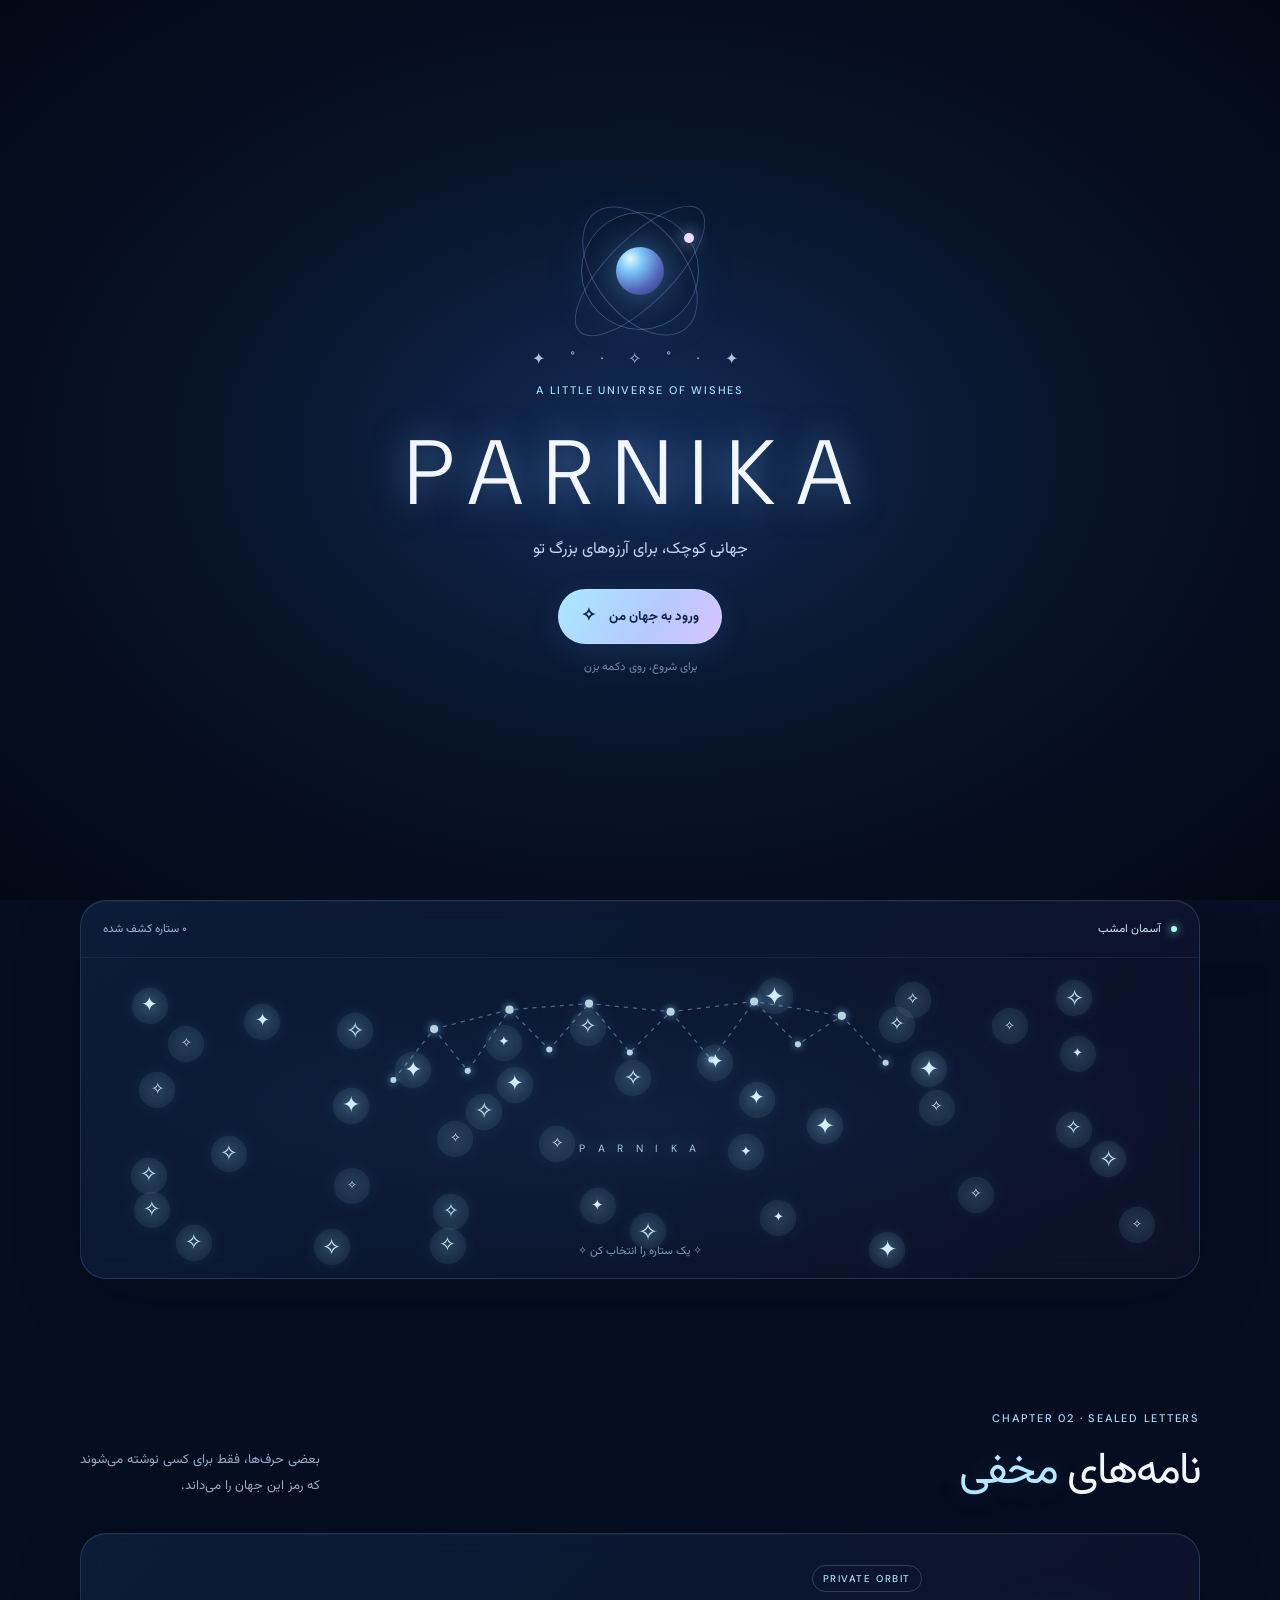
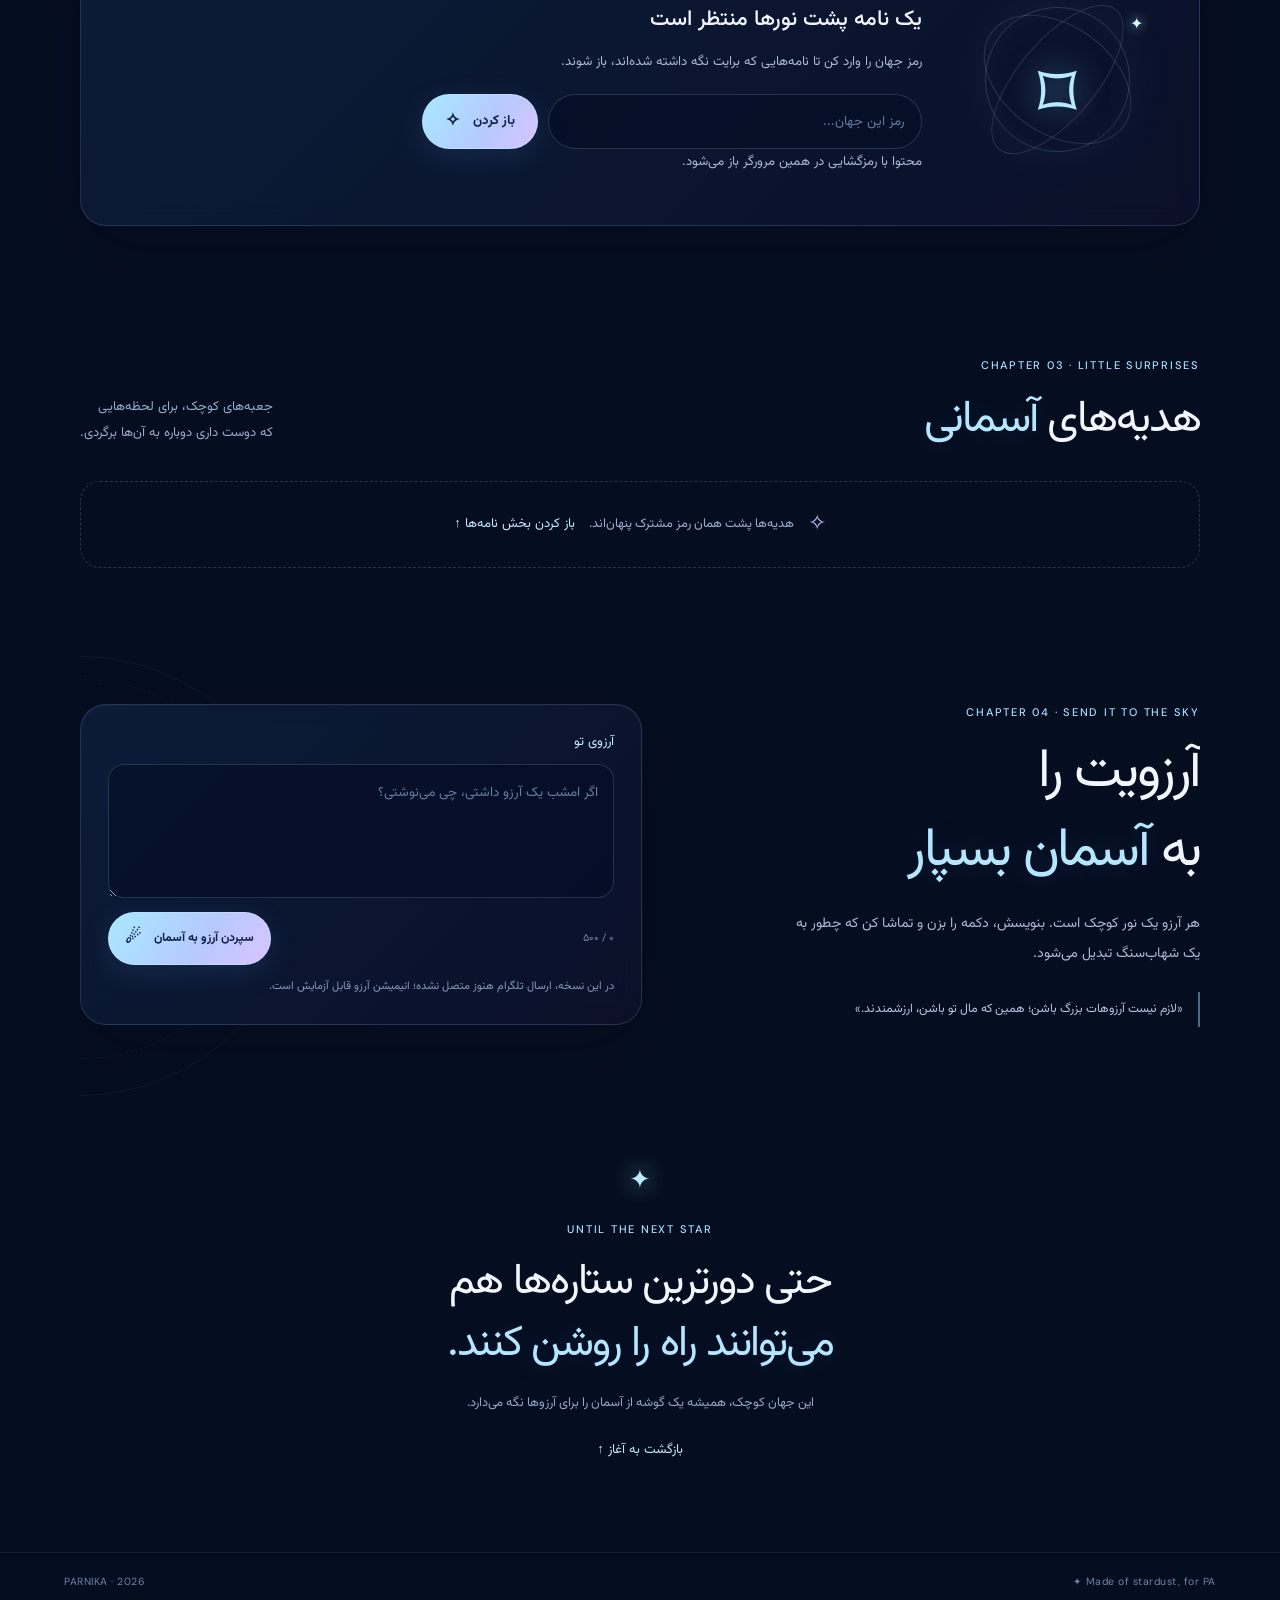
<file: index.html>
<!doctype html>
<html lang="fa" dir="rtl">
<head>
  <meta charset="utf-8">
  <meta name="viewport" content="width=device-width, initial-scale=1, viewport-fit=cover">
  <meta name="theme-color" content="#07152f">
  <meta name="description" content="PARNIKA — A Little Universe of Wishes">
  <title>PARNIKA — A Little Universe of Wishes</title>
  <link rel="stylesheet" href="css/style.css">
</head>
<body>
  <div class="ambient-glow glow-one"></div><div class="ambient-glow glow-two"></div>
  <canvas id="starfield" aria-hidden="true"></canvas>
  <div class="background-constellation" aria-hidden="true">
    <svg viewBox="0 0 1100 260" preserveAspectRatio="xMidYMid meet">
      <defs><filter id="constellationGlow"><feGaussianBlur stdDeviation="3" result="blur"/><feMerge><feMergeNode in="blur"/><feMergeNode in="SourceGraphic"/></feMerge></filter></defs>
      <text x="550" y="150" text-anchor="middle">PARNIKA</text>
      <path d="M155 167 L205 75 L250 167 L290 75 L335 167 L380 75 L425 167 L470 75 L515 167 L560 75 L605 167 L650 75 L695 167 L740 75 L785 167 L830 75 L875 167 L920 75 L965 167" />
      <g>
        <circle cx="155" cy="167" r="3"/><circle cx="205" cy="75" r="3"/><circle cx="250" cy="167" r="3"/>
        <circle cx="290" cy="75" r="3"/><circle cx="335" cy="167" r="3"/><circle cx="380" cy="75" r="3"/>
        <circle cx="425" cy="167" r="3"/><circle cx="470" cy="75" r="3"/><circle cx="515" cy="167" r="3"/>
        <circle cx="560" cy="75" r="3"/><circle cx="605" cy="167" r="3"/><circle cx="650" cy="75" r="3"/>
        <circle cx="695" cy="167" r="3"/><circle cx="740" cy="75" r="3"/><circle cx="785" cy="167" r="3"/>
        <circle cx="830" cy="75" r="3"/><circle cx="875" cy="167" r="3"/><circle cx="920" cy="75" r="3"/><circle cx="965" cy="167" r="3"/>
      </g>
    </svg>
  </div>
  <div class="nebula nebula-a"></div><div class="nebula nebula-b"></div>
  <div id="intro" class="intro-screen">
    <div class="intro-orbit"><span class="intro-planet"></span><span class="intro-moon"></span></div>
    <div class="intro-stars">✦ · ˚ ✧ · ˚ ✦</div>
    <p class="eyebrow">A LITTLE UNIVERSE OF WISHES</p>
    <h1>PARNIKA</h1>
    <p class="intro-copy">جهانی کوچک، برای آرزوهای بزرگ تو</p>
    <button id="enterBtn" class="primary-button">ورود به جهان من <span>✧</span></button>
    <p class="tiny-note">برای شروع، روی دکمه بزن</p>
  </div>

  <header class="site-header">
    <a class="brand" href="#home" aria-label="PARNIKA خانه"><span class="brand-star">✦</span><span>PARNIKA</span></a>
    <button class="menu-toggle" id="menuToggle" aria-label="باز کردن منو" aria-expanded="false">☰</button>
    <nav id="mainNav" class="main-nav">
      <a href="#sky">آسمان ستاره‌ها</a><a href="#letters">نامه‌های مخفی</a><a href="#gifts">هدیه‌ها</a><a href="#wishes">آرزوها</a>
    </nav>
    <button id="soundToggle" class="icon-button" aria-label="روشن یا خاموش کردن صدای محیط" title="صدای محیط">♫ <span id="soundLabel">صدا خاموش</span></button>
  </header>

  <main id="home">
    <section class="hero section-shell">
      <div class="hero-copy">
        <p class="eyebrow"><span class="status-dot"></span> یک جهان کوچک فقط برای تو</p>
        <h2>گاهی تمام جهان<br>در <em>یک ستاره</em> خلاصه می‌شود.</h2>
        <p>به آسمان نگاه کن، ستاره‌ای را لمس کن و بگذار یک جمله‌ی کوچک، روزت را روشن کند.</p>
        <div class="hero-actions"><a class="primary-button" href="#sky">رفتن به آسمان <span>✧</span></a><a class="text-link" href="#wishes">یک آرزو دارم <span>↙</span></a></div>
        <div class="hero-signature"><span class="signature-line"></span><span>برای PA، با تمام نورهای کوچک جهان</span></div>
      </div>
      <div class="hero-art" aria-label="تصویرسازی سیاره و ستاره‌ها">
        <div class="orbit orbit-outer"></div><div class="orbit orbit-inner"></div>
        <div class="hero-planet"><div class="planet-shine"></div><div class="planet-ring"></div></div>
        <span class="spark spark-1">✦</span><span class="spark spark-2">✧</span><span class="spark spark-3">✦</span>
        <div class="floating-label label-top">somewhere in the universe</div><div class="floating-label label-bottom">you are a little light</div>
      </div>
    </section>

    <section id="sky" class="content-section section-shell">
      <div class="section-heading"><div><p class="eyebrow">CHAPTER 01 · THE SKY</p><h2>آسمانِ <em>تو</em></h2></div><p>هر ستاره، یک حرف کوچک از امید است.<br>روی ستاره‌ها بزن و پیامشان را پیدا کن.</p></div>
      <div class="sky-panel">
        <div class="sky-topline"><span><i class="live-dot"></i> آسمان امشب</span><span id="starsFound">۰ ستاره کشف شده</span></div>
        <div id="interactiveSky" class="interactive-sky">
          <div class="constellation-wrap" aria-label="صورت فلکی PARNIKA">
            <svg class="constellation" viewBox="0 0 520 160" role="img" aria-label="صورت فلکی با نام PARNIKA">
              <g class="constellation-lines">
                <path d="M18 105 L58 55 L91 96 L132 36 L171 75 L210 30 L250 78 L290 38 L330 85 L372 28 L415 70 L458 42 L501 88"/>
                <path d="M58 55 L132 36 L210 30 L290 38 L372 28 L458 42"/>
              </g>
              <g class="constellation-points"><circle cx="18" cy="105" r="3"/><circle cx="58" cy="55" r="4"/><circle cx="91" cy="96" r="3"/><circle cx="132" cy="36" r="4"/><circle cx="171" cy="75" r="3"/><circle cx="210" cy="30" r="4"/><circle cx="250" cy="78" r="3"/><circle cx="290" cy="38" r="4"/><circle cx="330" cy="85" r="3"/><circle cx="372" cy="28" r="4"/><circle cx="415" cy="70" r="3"/><circle cx="458" cy="42" r="4"/><circle cx="501" cy="88" r="3"/></g>
            </svg>
            <div class="constellation-name">P A R N I K A</div>
          </div>
          <div id="starButtons" class="star-buttons" aria-label="ستاره‌های قابل لمس"></div>
          <div class="sky-hint">✧ یک ستاره را انتخاب کن ✧</div>
        </div>
      </div>
    </section>

    <section id="letters" class="content-section section-shell">
      <div class="section-heading"><div><p class="eyebrow">CHAPTER 02 · SEALED LETTERS</p><h2>نامه‌های <em>مخفی</em></h2></div><p>بعضی حرف‌ها، فقط برای کسی نوشته می‌شوند<br>که رمز این جهان را می‌داند.</p></div>
      <div class="locked-card">
        <div class="lock-illustration"><div class="lock-halo"></div><div class="lock-symbol">⌑</div><span class="lock-star">✦</span></div>
        <div class="locked-copy"><span class="pill">PRIVATE ORBIT</span><h3>یک نامه پشت نورها منتظر است</h3><p>رمز جهان را وارد کن تا نامه‌هایی که برایت نگه داشته شده‌اند، باز شوند.</p>
          <form id="unlockForm" class="unlock-form"><label class="sr-only" for="passphrase">رمز مشترک</label><input id="passphrase" type="password" autocomplete="current-password" placeholder="رمز این جهان..." required><button class="primary-button" type="submit">باز کردن <span>✧</span></button></form>
          <p id="unlockStatus" class="form-status" role="status">محتوا با رمزگشایی در همین مرورگر باز می‌شود.</p>
        </div>
      </div>
      <div id="lettersGrid" class="letters-grid hidden"></div>
    </section>

    <section id="gifts" class="content-section section-shell">
      <div class="section-heading"><div><p class="eyebrow">CHAPTER 03 · LITTLE SURPRISES</p><h2>هدیه‌های <em>آسمانی</em></h2></div><p>جعبه‌های کوچک، برای لحظه‌هایی<br>که دوست داری دوباره به آن‌ها برگردی.</p></div>
      <div id="giftsLocked" class="gifts-locked"><span class="tiny-lock">✧</span><span>هدیه‌ها پشت همان رمز مشترک پنهان‌اند.</span><a href="#letters" class="text-link">باز کردن بخش نامه‌ها ↑</a></div>
      <div id="giftsGrid" class="gifts-grid hidden"></div>
    </section>

    <section id="wishes" class="content-section section-shell wishes-section">
      <div class="wish-orbit orbit-one"></div><div class="wish-orbit orbit-two"></div>
      <div class="wish-copy"><p class="eyebrow">CHAPTER 04 · SEND IT TO THE SKY</p><h2>آرزویت را<br>به <em>آسمان بسپار</em></h2><p>هر آرزو یک نور کوچک است. بنویسش، دکمه را بزن و تماشا کن که چطور به یک شهاب‌سنگ تبدیل می‌شود.</p><div class="wish-note">«لازم نیست آرزوهات بزرگ باشن؛ همین که مال تو باشن، ارزشمندند.»</div></div>
      <form id="wishForm" class="wish-form"><label for="wishText">آرزوی تو</label><textarea id="wishText" maxlength="500" rows="4" placeholder="اگر امشب یک آرزو داشتی، چی می‌نوشتی؟" required></textarea><div class="wish-form-bottom"><span id="wishCount">۰ / ۵۰۰</span><button class="primary-button" type="submit">سپردن آرزو به آسمان <span>☄</span></button></div><p id="wishStatus" class="form-status" role="status">در این نسخه، ارسال تلگرام هنوز متصل نشده؛ انیمیشن آرزو قابل آزمایش است.</p></form>
      <div id="shootingStar" class="shooting-star" aria-hidden="true"><span></span></div>
    </section>

    <section class="closing section-shell"><div class="closing-star">✦</div><p class="eyebrow">UNTIL THE NEXT STAR</p><h2>حتی دورترین ستاره‌ها هم<br><em>می‌توانند راه را روشن کنند.</em></h2><p>این جهان کوچک، همیشه یک گوشه از آسمان را برای آرزوها نگه می‌دارد.</p><a href="#home" class="text-link">بازگشت به آغاز ↑</a></section>
  </main>

  <footer class="site-footer"><span>Made of stardust, for PA ✦</span><span>PARNIKA · <span id="year"></span></span></footer>

  <div id="messageModal" class="modal hidden" role="dialog" aria-modal="true" aria-labelledby="modalTitle"><div class="modal-backdrop" data-close="modal"></div><div class="modal-card"><button class="modal-close" data-close="modal" aria-label="بستن">×</button><span class="modal-star">✦</span><p class="eyebrow" id="modalEyebrow">A LITTLE MESSAGE</p><h3 id="modalTitle">یک پیام برای تو</h3><p id="modalBody"></p><button class="text-link modal-ok" data-close="modal">این نور را نگه می‌دارم ✧</button></div></div>
  <div id="giftModal" class="modal hidden" role="dialog" aria-modal="true" aria-labelledby="giftModalTitle"><div class="modal-backdrop" data-close="gift-modal"></div><div class="modal-card gift-modal-card"><button class="modal-close" data-close="gift-modal" aria-label="بستن">×</button><div id="giftModalArt" class="gift-modal-art">🎁</div><p class="eyebrow">A LITTLE GIFT FOR YOU</p><h3 id="giftModalTitle"></h3><p id="giftModalDesc"></p><div class="gift-letter"><span>نامه‌ی داخل هدیه</span><p id="giftModalLetter"></p></div><button class="text-link modal-ok" data-close="gift-modal">با خودم نگهش می‌دارم ✧</button></div></div>
  <script src="js/app.js"></script>
</body>
</html>
</file>
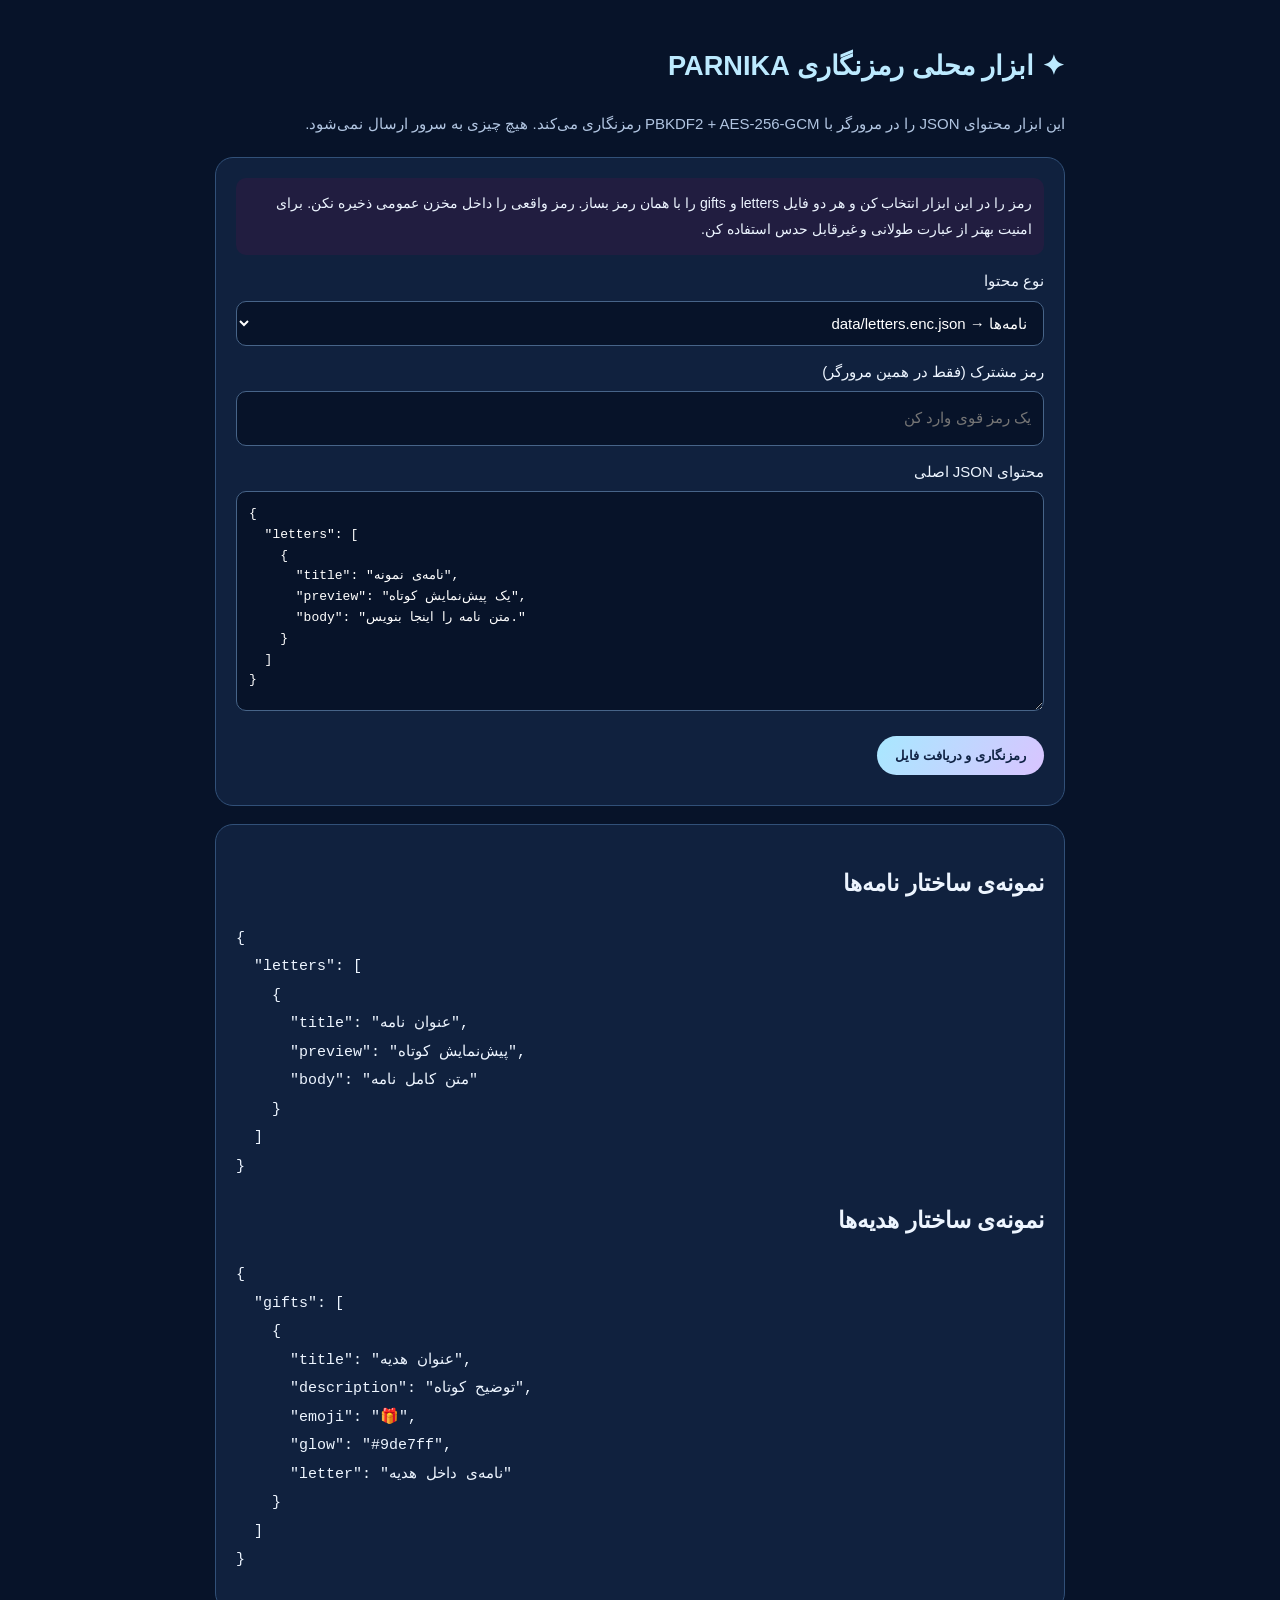
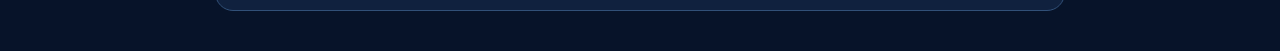
<file: tools/encrypt.html>
<!doctype html>
<html lang="fa" dir="rtl">
<head>
<meta charset="utf-8"><meta name="viewport" content="width=device-width,initial-scale=1">
<title>ابزار محلی رمزنگاری PARNIKA</title>
<style>
*{box-sizing:border-box}body{margin:0;background:#071329;color:#edf5ff;font:15px/1.9 Tahoma,Arial,sans-serif;padding:22px}.wrap{max-width:850px;margin:auto}h1{font-size:1.7rem;color:#bceaff}p{color:#b1c5e1}.card{background:#10213e;border:1px solid #315078;border-radius:18px;padding:20px;margin:18px 0}label{display:block;margin:12px 0 5px}input,textarea,select{width:100%;padding:12px;border:1px solid #476488;border-radius:10px;background:#071329;color:white;font:inherit}textarea{min-height:220px;direction:ltr;text-align:left;font:13px/1.6 monospace}button{padding:12px 18px;border:0;border-radius:30px;background:linear-gradient(120deg,#a8e8ff,#d9c4ff);color:#102345;font-weight:bold;cursor:pointer;margin-top:15px}.note{font-size:.88rem;background:#211d40;padding:12px;border-radius:10px}.status{margin-top:10px;white-space:pre-wrap}.row{display:grid;grid-template-columns:1fr 1fr;gap:15px}@media(max-width:600px){.row{grid-template-columns:1fr}body{padding:14px}}
</style>
</head>
<body><main class="wrap">
<h1>✦ ابزار محلی رمزنگاری PARNIKA</h1>
<p>این ابزار محتوای JSON را در مرورگر با PBKDF2 + AES-256-GCM رمزنگاری می‌کند. هیچ چیزی به سرور ارسال نمی‌شود.</p>
<div class="card">
<div class="note">رمز را در این ابزار انتخاب کن و هر دو فایل letters و gifts را با همان رمز بساز. رمز واقعی را داخل مخزن عمومی ذخیره نکن. برای امنیت بهتر از عبارت طولانی و غیرقابل حدس استفاده کن.</div>
<label for="kind">نوع محتوا</label><select id="kind"><option value="letters">نامه‌ها → data/letters.enc.json</option><option value="gifts">هدیه‌ها → data/gifts.enc.json</option></select>
<label for="pass">رمز مشترک (فقط در همین مرورگر)</label><input id="pass" type="password" autocomplete="new-password" placeholder="یک رمز قوی وارد کن">
<label for="json">محتوای JSON اصلی</label><textarea id="json" spellcheck="false"></textarea>
<button id="encrypt">رمزنگاری و دریافت فایل</button><div id="status" class="status" role="status"></div>
</div>
<div class="card"><h2>نمونه‌ی ساختار نامه‌ها</h2><pre dir="ltr">{
  "letters": [
    {
      "title": "عنوان نامه",
      "preview": "پیش‌نمایش کوتاه",
      "body": "متن کامل نامه"
    }
  ]
}</pre><h2>نمونه‌ی ساختار هدیه‌ها</h2><pre dir="ltr">{
  "gifts": [
    {
      "title": "عنوان هدیه",
      "description": "توضیح کوتاه",
      "emoji": "🎁",
      "glow": "#9de7ff",
      "letter": "نامه‌ی داخل هدیه"
    }
  ]
}</pre></div>
</main>
<script>
const $=s=>document.querySelector(s);
const samples={
 letters:{letters:[{title:"نامه‌ی نمونه",preview:"یک پیش‌نمایش کوتاه",body:"متن نامه را اینجا بنویس."}]},
 gifts:{gifts:[{title:"هدیه‌ی نمونه",description:"توضیح کوتاه",emoji:"🎁",glow:"#9de7ff",letter:"نامه‌ی داخل هدیه"}]}
};
function setSample(){ $("#json").value=JSON.stringify(samples[$("#kind").value],null,2); }
$("#kind").addEventListener("change",setSample);setSample();
const b64=bytes=>{let s="";bytes.forEach(b=>s+=String.fromCharCode(b));return btoa(s)};
$("#encrypt").addEventListener("click",async()=>{
 const status=$("#status");status.textContent="";
 try{
  if(!crypto.subtle)throw new Error("Web Crypto در این مرورگر فعال نیست؛ صفحه را روی localhost یا GitHub Pages باز کن.");
  const pass=$("#pass").value;if(pass.length<12)throw new Error("برای امنیت بهتر، رمز را حداقل ۱۲ نویسه انتخاب کن.");
  const obj=JSON.parse($("#json").value);
  const keyName=$("#kind").value;
  if(!Array.isArray(obj[keyName]))throw new Error(`ساختار JSON باید شامل آرایه‌ی ${keyName} باشد.`);
  const iterations=250000,salt=crypto.getRandomValues(new Uint8Array(16)),iv=crypto.getRandomValues(new Uint8Array(12));
  const material=await crypto.subtle.importKey("raw",new TextEncoder().encode(pass),"PBKDF2",false,["deriveKey"]);
  const key=await crypto.subtle.deriveKey({name:"PBKDF2",salt,iterations,hash:"SHA-256"},material,{name:"AES-GCM",length:256},false,["encrypt"]);
  const cipher=await crypto.subtle.encrypt({name:"AES-GCM",iv},key,new TextEncoder().encode(JSON.stringify(obj)));
  const payload={version:1,kdf:"PBKDF2-SHA-256",iterations,salt:b64(salt),iv:b64(iv),ciphertext:b64(new Uint8Array(cipher))};
  const blob=new Blob([JSON.stringify(payload,null,2)],{type:"application/json"});
  const url=URL.createObjectURL(blob),a=document.createElement("a");a.href=url;a.download=keyName+".enc.json";a.click();URL.revokeObjectURL(url);
  status.textContent="فایل رمزنگاری‌شده ساخته شد. آن را جایگزین data/"+keyName+".enc.json کن و برای هر دو فایل از یک رمز استفاده کن.";
 }catch(e){status.textContent="خطا: "+e.message;}
});
</script></body></html>
</file>
<file: css/style.css>
@import url('https://fonts.googleapis.com/css2?family=Vazirmatn:wght@300;400;500;600;700;800&family=DM+Sans:wght@300;400;500;600&display=swap');
:root{--night:#050d20;--deep:#08162e;--panel:rgba(13,31,61,.67);--line:rgba(167,211,255,.16);--text:#f1f6ff;--muted:#a8bad6;--cyan:#a4e7ff;--blue:#7abfff;--lav:#c5baff;--pink:#e1c7ff;--gold:#fff1c7;--radius:26px}
*{box-sizing:border-box}html{scroll-behavior:smooth;scroll-padding-top:95px}body{margin:0;background:var(--night);color:var(--text);font-family:"Vazirmatn",Tahoma,sans-serif;overflow-x:hidden;min-width:320px}body::before{content:"";position:fixed;inset:0;z-index:-4;background:radial-gradient(ellipse at 14% 18%,#132a54 0,transparent 34%),radial-gradient(ellipse at 85% 58%,#1b1b4b 0,transparent 35%),linear-gradient(160deg,#07152d,#080d23 55%,#101333)}a{color:inherit;text-decoration:none}button,input,textarea{font:inherit}button,a{-webkit-tap-highlight-color:transparent}button{color:inherit}#starfield{position:fixed;inset:0;width:100%;height:100%;z-index:-2;pointer-events:none}
.background-constellation{position:fixed;z-index:-1;pointer-events:none;left:0;right:0;top:23%;width:100%;opacity:.14;transform:rotate(-7deg);mix-blend-mode:screen}
.background-constellation svg{display:block;width:min(1100px,115vw);height:auto;margin:auto;overflow:visible}
.background-constellation text{font:300 105px "DM Sans",sans-serif;letter-spacing:22px;fill:none;stroke:#a8e7ff;stroke-width:1.2;stroke-dasharray:1 7;filter:url(#constellationGlow)}
.background-constellation path{fill:none;stroke:#a8e7ff;stroke-width:1;stroke-dasharray:2 8;opacity:.6}
.background-constellation circle{fill:#d8f5ff;filter:drop-shadow(0 0 5px #80d8ff)}.ambient-glow{position:fixed;width:40vw;height:40vw;filter:blur(85px);border-radius:50%;opacity:.12;z-index:-3;pointer-events:none}.glow-one{background:#48aaff;top:5%;left:-18%}.glow-two{background:#8b6dff;right:-15%;bottom:5%}.nebula{position:fixed;z-index:-3;pointer-events:none;border-radius:50%;filter:blur(32px);opacity:.16}.nebula-a{width:260px;height:120px;top:24%;right:-100px;background:#52baff;transform:rotate(-28deg)}.nebula-b{width:300px;height:140px;bottom:15%;left:-130px;background:#8c78ff;transform:rotate(38deg)}
.intro-screen{position:fixed;inset:0;z-index:100;display:flex;flex-direction:column;align-items:center;justify-content:center;text-align:center;background:radial-gradient(ellipse at center,#122a54 0,#071329 48%,#030815 100%);padding:24px;transition:opacity 1s ease,visibility 1s ease}.intro-screen.leaving{opacity:0;visibility:hidden;pointer-events:none}.intro-screen h1{font:300 clamp(2.8rem,10vw,5.7rem)/1.1 "DM Sans",sans-serif;letter-spacing:.24em;margin:10px 0 14px;text-shadow:0 0 35px #7dbfff88}.intro-copy{color:#c4d7f5;font-size:1rem;margin:0 0 27px}.eyebrow{font:500 .69rem/1.7 "DM Sans","Vazirmatn",sans-serif;letter-spacing:.16em;color:#a9dfff;text-transform:uppercase;margin:0 0 13px}.intro-stars{color:#d9eaff;letter-spacing:.65em;opacity:.8;margin:18px 0 8px;animation:twinkle 3s infinite alternate}.intro-orbit{width:118px;height:118px;border:1px solid #8dcfff4c;border-radius:50%;position:relative;animation:slowspin 12s linear infinite;box-shadow:0 0 48px #5bb8ff12}.intro-orbit:before,.intro-orbit:after{content:"";position:absolute;border:1px solid #b8aaff48;border-radius:50%;inset:13px -16px;transform:rotate(52deg)}.intro-orbit:after{inset:25px -28px;transform:rotate(-45deg)}.intro-planet{position:absolute;width:48px;height:48px;border-radius:50%;left:34px;top:34px;background:radial-gradient(circle at 30% 25%,#e2f8ff,#7cc8f9 25%,#5367bb 63%,#302f73);box-shadow:0 0 35px #77caff75}.intro-moon{position:absolute;width:10px;height:10px;right:4px;top:20px;background:#e8e0ff;border-radius:50%;box-shadow:0 0 15px #b4caff}.tiny-note{font-size:.72rem;color:#758bad;margin-top:14px}
.site-header{position:sticky;top:0;z-index:30;display:flex;align-items:center;justify-content:space-between;gap:22px;padding:15px clamp(18px,5vw,72px);border-bottom:1px solid #a6cfff16;background:#071329c9;backdrop-filter:blur(20px);-webkit-backdrop-filter:blur(20px)}.brand{display:flex;align-items:center;gap:9px;font:500 .9rem "DM Sans",sans-serif;letter-spacing:.2em;white-space:nowrap}.brand-star{color:var(--cyan);font-size:1.4rem;text-shadow:0 0 15px #6bc9ff}.main-nav{display:flex;align-items:center;gap:clamp(13px,2.4vw,32px);font-size:.78rem;color:#bdcce3}.main-nav a{transition:color .2s}.main-nav a:hover{color:var(--cyan)}.icon-button,.menu-toggle{border:1px solid var(--line);border-radius:100px;background:#12264888;padding:9px 13px;cursor:pointer;color:#cdeaff;font-size:.76rem;white-space:nowrap}.menu-toggle{display:none}
.section-shell{width:min(1120px,calc(100% - 44px));margin-inline:auto}.hero{min-height:620px;display:grid;grid-template-columns:1.05fr .95fr;align-items:center;gap:30px;padding-top:55px;padding-bottom:50px}.hero-copy{max-width:550px}.hero-copy h2,.section-heading h2,.wish-copy h2,.closing h2{font-size:clamp(2.15rem,5vw,4.2rem);font-weight:400;line-height:1.45;margin:0 0 18px;letter-spacing:-.045em}.hero-copy h2 em,.section-heading h2 em,.wish-copy h2 em,.closing h2 em{font-style:normal;color:#b4e7ff;text-shadow:0 0 30px #83caff2b}.hero-copy>p:not(.eyebrow){font-size:.95rem;line-height:2.1;color:var(--muted);max-width:430px;margin:0}.status-dot,.live-dot{display:inline-block;width:6px;height:6px;border-radius:50%;background:#a6ffec;box-shadow:0 0 10px #a6ffec;margin-left:7px}.hero-actions{display:flex;align-items:center;gap:22px;flex-wrap:wrap;margin-top:28px}.primary-button{display:inline-flex;align-items:center;justify-content:center;gap:13px;border:1px solid #c5eaff77;background:linear-gradient(120deg,#a8e8ff,#b6c9ff 58%,#d9c4ff);color:#102345;border-radius:100px;padding:13px 22px;box-shadow:0 8px 30px #5caaff20;cursor:pointer;font-weight:700;font-size:.82rem;transition:transform .25s,box-shadow .25s}.primary-button:hover{transform:translateY(-2px);box-shadow:0 10px 36px #7acaff3b}.primary-button span{font-size:1.1rem}.text-link{font-size:.82rem;color:#c4eaff;display:inline-flex;gap:8px;align-items:center;background:none;border:0;cursor:pointer}.text-link:hover{color:white}.hero-signature{display:flex;align-items:center;gap:12px;color:#7f96b7;font-size:.72rem;margin-top:42px}.signature-line{width:38px;height:1px;background:#a4dfff7a}
.hero-art{height:450px;position:relative;display:grid;place-items:center;isolation:isolate}.hero-art:before{content:"";position:absolute;width:300px;height:300px;border-radius:50%;background:#5b8fff1a;filter:blur(45px)}.hero-planet{width:190px;height:190px;border-radius:50%;position:relative;z-index:2;background:radial-gradient(circle at 28% 22%,#e4faff 0,#a9e9ff 7%,#6da9eb 28%,#5968c2 54%,#302b71 75%,#181d50 100%);box-shadow:inset -25px -18px 42px #090e32a6,0 0 50px #6ec8ff45,0 0 110px #6f8bff22;animation:float 6s ease-in-out infinite}.hero-planet:before{content:"";position:absolute;inset:24% 5% 33% -9%;border-radius:50%;background:#d0f5ff1c;transform:rotate(-27deg);filter:blur(5px)}.planet-shine{position:absolute;left:30px;top:25px;width:38px;height:23px;border-radius:50%;background:#effcff66;filter:blur(9px)}.planet-ring{position:absolute;width:285px;height:78px;border:2px solid #c3d5ff99;border-left-color:#9edfff;border-bottom-color:#8d9dff4a;border-radius:50%;top:65px;left:-49px;transform:rotate(-24deg);box-shadow:0 0 15px #7cbfff29;z-index:3}.orbit{position:absolute;border:1px solid #9ccaff25;border-radius:50%;width:300px;height:300px}.orbit-outer{width:365px;height:365px;transform:rotate(58deg)}.orbit-inner{width:255px;height:255px;transform:rotate(-35deg);border-style:dashed;opacity:.6}.spark{position:absolute;color:#e0f7ff;text-shadow:0 0 20px #b6eaff;z-index:4;animation:twinkle 2.4s ease-in-out infinite alternate}.spark-1{top:65px;left:15%}.spark-2{top:130px;right:13%;font-size:1.7rem;animation-delay:.7s}.spark-3{bottom:85px;right:23%;animation-delay:1.1s}.floating-label{position:absolute;font:400 .62rem "DM Sans",sans-serif;letter-spacing:.1em;color:#8aa6cc}.label-top{top:40px;right:0}.label-bottom{bottom:37px;left:5px}
.content-section{padding-top:65px;padding-bottom:65px}.section-heading{display:flex;align-items:end;justify-content:space-between;gap:25px;margin-bottom:28px}.section-heading h2{font-size:clamp(1.8rem,4vw,2.8rem);margin:0}.section-heading>p{font-size:.82rem;line-height:2;color:#98accb;margin:0 0 6px}.sky-panel,.locked-card,.wish-form{border:1px solid var(--line);border-radius:var(--radius);background:linear-gradient(135deg,#0e2242b8,#10132d99);box-shadow:inset 0 1px #ffffff08,0 20px 70px #01081730;backdrop-filter:blur(12px)}.sky-topline{display:flex;justify-content:space-between;padding:19px 22px;border-bottom:1px solid #b8d8ff13;font-size:.73rem;color:#9fb5d5}.sky-topline span:first-child{color:#cdeaff}.interactive-sky{position:relative;min-height:320px;overflow:hidden;background:radial-gradient(ellipse at center,#17335c52,transparent 70%);border-radius:0 0 var(--radius) var(--radius)}.constellation-wrap{width:min(530px,90%);margin:15px auto 0;text-align:center;opacity:.85}.constellation{width:100%;overflow:visible}.constellation-lines{fill:none;stroke:#a4dfff7d;stroke-width:1.2;stroke-dasharray:4 5;animation:lineglow 5s infinite alternate}.constellation-points{fill:#d9f4ff;filter:drop-shadow(0 0 4px #86d7ff)}.constellation-name{font:400 .66rem "DM Sans",sans-serif;letter-spacing:.45em;color:#c3eaff;text-shadow:0 0 18px #8acfff;margin-top:-3px}.star-buttons{position:absolute;inset:0}.sky-star{position:absolute;display:grid;place-items:center;width:34px;height:34px;border:0;background:transparent;color:#d7edff;font-size:calc(1rem * var(--size,1));cursor:pointer;filter:drop-shadow(0 0 8px #8fdcff);animation:twinkle var(--dur,2.8s) ease-in-out infinite alternate;transition:transform .2s,color .2s}.sky-star:after{content:"";position:absolute;inset:3px;border-radius:50%;background:#b5eaff12;transform:scale(1.3)}.sky-star:hover,.sky-star:focus-visible{transform:scale(1.65);color:white;outline:none}.sky-star.found{color:#ffe7b2;filter:drop-shadow(0 0 10px #ffdfa0)}.sky-hint{position:absolute;bottom:18px;left:0;right:0;text-align:center;color:#7f9bbd;font-size:.7rem;pointer-events:none}
.locked-card{display:grid;grid-template-columns:220px 1fr;gap:25px;align-items:center;padding:32px}.lock-illustration{height:180px;display:grid;place-items:center;position:relative}.lock-halo{width:145px;height:145px;border:1px solid #9fd8ff33;border-radius:50%;box-shadow:0 0 50px #75bfff13,inset 0 0 35px #77bfff0a;position:absolute}.lock-halo:before,.lock-halo:after{content:"";position:absolute;inset:17px -10px;border:1px solid #c4b7ff2b;border-radius:50%;transform:rotate(35deg)}.lock-halo:after{transform:rotate(-50deg);inset:32px -20px}.lock-symbol{font-size:4.8rem;color:#b7e9ff;text-shadow:0 0 30px #72c7ff9c;z-index:1;transform:rotate(180deg)}.lock-star{position:absolute;right:24px;top:23px;color:#e0f8ff;text-shadow:0 0 12px #a7ddff}.locked-copy h3{font-size:1.35rem;font-weight:500;margin:12px 0}.locked-copy>p{font-size:.82rem;color:var(--muted);line-height:2;margin:0 0 18px}.pill{font:500 .61rem "DM Sans",sans-serif;letter-spacing:.16em;border:1px solid #9fdcff36;padding:6px 10px;border-radius:100px;color:#b9e7ff}.unlock-form{display:flex;gap:10px;max-width:500px}.unlock-form input{min-width:0;flex:1;background:#050f25b8;border:1px solid #b5dfff2c;border-radius:100px;padding:12px 16px;color:white;outline:none;font-size:.83rem}.unlock-form input:focus,.wish-form textarea:focus{border-color:#a9e3ff8a;box-shadow:0 0 0 3px #82caff12}.unlock-form input::placeholder,.wish-form textarea::placeholder{color:#647da2}.form-status{font-size:.7rem;color:#829bbd;line-height:1.8;margin:12px 0 0}.form-status.error{color:#ffb8ce}.form-status.success{color:#a9f4dd}.letters-grid{display:grid;grid-template-columns:repeat(3,1fr);gap:14px;margin-top:18px}.letter-card{padding:23px;border-radius:20px;border:1px solid #b6dfff21;background:linear-gradient(145deg,#162c50b8,#10152fba);min-height:170px;cursor:pointer;transition:transform .25s,border-color .25s}.letter-card:hover{transform:translateY(-4px);border-color:#a4dfff6b}.letter-icon{font-size:1.3rem;color:#bfeaff}.letter-card h4{font-size:1rem;font-weight:500;margin:13px 0 8px}.letter-card p{font-size:.76rem;line-height:1.9;color:#9db0cc;margin:0}.gifts-locked{display:flex;align-items:center;justify-content:center;gap:14px;flex-wrap:wrap;border:1px dashed #a7dfff32;border-radius:20px;padding:25px;color:#9bb0ce;font-size:.8rem}.tiny-lock{color:#c5baff;font-size:1.4rem}.gifts-grid{display:grid;grid-template-columns:repeat(3,1fr);gap:16px}.gift-card{position:relative;min-height:245px;border-radius:23px;padding:20px;border:1px solid #c2dfff20;background:linear-gradient(150deg,#172d52b8,#10132bb8);overflow:hidden;cursor:pointer;transition:transform .25s,border-color .25s}.gift-card:hover{transform:translateY(-5px);border-color:#b4e7ff72}.gift-card:before{content:"";position:absolute;width:150px;height:150px;border-radius:50%;background:var(--gift-glow,#8acaff);opacity:.13;filter:blur(40px);right:-40px;top:-40px}.gift-art{position:relative;display:grid;place-items:center;height:110px;font-size:3.3rem;filter:drop-shadow(0 0 18px #8fcfff55);animation:float 5s ease-in-out infinite}.gift-art:after{content:"";position:absolute;bottom:8px;width:72px;height:13px;border-radius:50%;background:#7bbfff20;filter:blur(8px)}.gift-card h3{font-size:1rem;font-weight:500;margin:8px 0}.gift-card p{font-size:.75rem;color:#9eb2d0;line-height:1.9;margin:0}.gift-open-hint{display:block;font-size:.68rem;color:#b8e7ff;margin-top:12px}
.wishes-section{position:relative;display:grid;grid-template-columns:.95fr 1.05fr;align-items:center;gap:50px;padding:70px 0;overflow:hidden}.wish-copy{position:relative;z-index:2}.wish-copy h2{font-size:clamp(2rem,4.3vw,3.4rem)}.wish-copy>p:not(.eyebrow){font-size:.88rem;line-height:2.1;color:var(--muted);max-width:410px}.wish-note{border-right:2px solid #a7ddff72;padding:5px 15px;color:#b5c7e2;font-size:.77rem;line-height:2;margin-top:23px}.wish-form{padding:27px;position:relative;z-index:2}.wish-form label{display:block;font-size:.82rem;color:#cfeaff;margin-bottom:12px}.wish-form textarea{display:block;width:100%;resize:vertical;min-height:130px;border:1px solid #b5dfff2a;border-radius:16px;padding:15px;background:#050f25a6;color:white;outline:none;font-size:.84rem;line-height:1.9}.wish-form-bottom{display:flex;align-items:center;justify-content:space-between;gap:10px;margin-top:14px}.wish-form-bottom>span{font-size:.68rem;color:#6f88ad}.wish-form .primary-button{font-size:.76rem;padding:12px 16px}.wish-orbit{position:absolute;left:-220px;top:5%;width:440px;height:440px;border:1px solid #a7dfff10;border-radius:50%;pointer-events:none}.orbit-two{left:-190px;top:10%;width:380px;height:380px;transform:rotate(60deg);border-style:dashed}.shooting-star{position:absolute;z-index:8;left:50%;top:45%;width:6px;height:6px;border-radius:50%;background:#fff;box-shadow:0 0 16px 5px #b6f0ff;opacity:0;pointer-events:none}.shooting-star:after{content:"";position:absolute;right:0;top:0;width:150px;height:2px;transform:translateX(0) rotate(-22deg);transform-origin:right;background:linear-gradient(90deg,transparent,#9ce8ff,#fff);filter:drop-shadow(0 0 6px #91dfff)}.shooting-star.fly{animation:shoot 1.8s cubic-bezier(.2,.7,.25,1) forwards}
.closing{text-align:center;padding:65px 0 90px}.closing-star{font-size:1.6rem;color:#bcecff;text-shadow:0 0 25px #8ddcff;margin-bottom:18px;animation:twinkle 3s infinite alternate}.closing h2{font-size:clamp(1.7rem,4vw,2.7rem);margin-bottom:14px}.closing>p:not(.eyebrow){font-size:.8rem;line-height:2;color:#91a8c9;margin:0 auto 20px}.site-footer{display:flex;justify-content:space-between;gap:15px;padding:22px clamp(22px,5vw,72px);border-top:1px solid #b2d8ff16;color:#6e85a8;font:400 .65rem "DM Sans","Vazirmatn",sans-serif;letter-spacing:.05em}
.modal{position:fixed;inset:0;z-index:80;display:grid;place-items:center;padding:18px}.modal.hidden,.hidden{display:none!important}.modal-backdrop{position:absolute;inset:0;background:#020817c9;backdrop-filter:blur(12px)}.modal-card{position:relative;width:min(470px,100%);max-height:85vh;overflow:auto;border:1px solid #b4e2ff3d;border-radius:27px;background:radial-gradient(ellipse at top,#1b3860,#0a142b 72%);padding:34px 28px;text-align:center;box-shadow:0 25px 90px #0008;animation:modalIn .35s ease-out}.modal-close{position:absolute;top:12px;left:14px;border:0;background:transparent;color:#adc9e8;font-size:1.6rem;cursor:pointer}.modal-star{display:block;color:#c9f2ff;font-size:2rem;text-shadow:0 0 20px #8edbff;margin-bottom:12px}.modal-card h3{font-size:1.35rem;font-weight:500;margin:10px 0 14px}.modal-card>p:not(.eyebrow){color:#b0c4e0;font-size:.86rem;line-height:2.2;white-space:pre-wrap}.modal-ok{margin-top:15px}.gift-modal-art{font-size:4.5rem;margin:10px 0 18px;filter:drop-shadow(0 0 22px #8edbff66);animation:float 4s ease-in-out infinite}.gift-letter{margin-top:22px;text-align:right;padding:17px;border-radius:15px;background:#a7dfff0b;border:1px solid #b8dfff1b}.gift-letter span{font-size:.7rem;color:#b5e7ff}.gift-letter p{font-size:.82rem;line-height:2;color:#c1d1e8;margin:9px 0 0;white-space:pre-wrap}.sr-only{position:absolute;width:1px;height:1px;padding:0;margin:-1px;overflow:hidden;clip:rect(0,0,0,0);white-space:nowrap;border:0}
@keyframes float{0%,100%{transform:translateY(0)}50%{transform:translateY(-10px)}}@keyframes twinkle{from{opacity:.45;filter:brightness(.8)}to{opacity:1;filter:brightness(1.35)}}@keyframes slowspin{to{transform:rotate(360deg)}}@keyframes lineglow{from{opacity:.35}to{opacity:1;stroke:#d1f4ff}}@keyframes modalIn{from{opacity:0;transform:translateY(15px) scale(.98)}to{opacity:1;transform:translateY(0) scale(1)}}@keyframes shoot{0%{opacity:0;transform:translate(-20vw,18vh) scale(.4)}15%{opacity:1}100%{opacity:0;transform:translate(55vw,-42vh) scale(1.7)}}@media(prefers-reduced-motion:reduce){*,*:before,*:after{animation-duration:.01ms!important;animation-iteration-count:1!important;scroll-behavior:auto!important;transition-duration:.01ms!important}}
@media(max-width:850px){.site-header{gap:12px}.main-nav{gap:12px}.main-nav a{font-size:.72rem}.hero{min-height:560px;gap:8px}.hero-art{transform:scale(.86)}.locked-card{grid-template-columns:155px 1fr;padding:24px}.lock-illustration{transform:scale(.8)}.wishes-section{gap:25px}.section-heading>p{max-width:44%}}
@media(max-width:650px){.background-constellation{top:32%;opacity:.1}.background-constellation text{font-size:100px;letter-spacing:18px}html{scroll-padding-top:78px}.section-shell{width:calc(100% - 32px)}.site-header{padding:12px 16px;flex-wrap:wrap}.brand{font-size:.8rem}.menu-toggle{display:block;margin-right:auto;margin-left:0}.icon-button{padding:8px 10px}.icon-button span{display:none}.main-nav{display:none;order:4;width:100%;flex-direction:column;align-items:stretch;gap:0;padding:6px 0 4px}.main-nav.open{display:flex}.main-nav a{padding:12px 10px;border-top:1px solid #a9d9ff13;font-size:.82rem}.hero{display:flex;flex-direction:column;align-items:stretch;min-height:0;padding-top:58px;padding-bottom:24px;gap:0}.hero-copy h2{font-size:2.5rem}.hero-copy>p:not(.eyebrow){font-size:.86rem}.hero-signature{margin-top:27px}.hero-art{height:330px;transform:scale(.86);margin:-4px 0 -8px}.hero-planet{width:165px;height:165px}.planet-ring{width:245px;height:67px;top:57px;left:-40px}.orbit-outer{width:315px;height:315px}.orbit-inner{width:225px;height:225px}.label-top{right:3%}.label-bottom{left:3%}.content-section{padding-top:43px;padding-bottom:43px}.section-heading{display:block;margin-bottom:20px}.section-heading h2{font-size:2rem}.section-heading>p{max-width:none;margin-top:10px;font-size:.77rem}.interactive-sky{min-height:290px}.sky-topline{padding:15px;font-size:.66rem}.constellation-wrap{margin-top:22px}.constellation-name{letter-spacing:.3em}.sky-star{width:32px;height:32px}.locked-card{display:block;padding:20px}.lock-illustration{height:130px;transform:scale(.78);margin-bottom:6px}.locked-copy h3{font-size:1.2rem}.locked-copy>p{font-size:.78rem}.unlock-form{flex-direction:column}.unlock-form .primary-button{width:100%}.letters-grid,.gifts-grid{grid-template-columns:1fr 1fr;gap:10px}.letter-card{padding:17px;min-height:150px}.letter-card h4{font-size:.9rem}.letter-card p{font-size:.7rem}.gift-card{padding:14px;min-height:220px}.gift-art{height:95px;font-size:2.8rem}.gift-card h3{font-size:.9rem}.gift-card p{font-size:.7rem}.gifts-locked{padding:20px 14px;text-align:center;gap:10px}.wishes-section{display:flex;flex-direction:column;align-items:stretch;gap:20px;padding:45px 0}.wish-copy h2{font-size:2.4rem}.wish-copy>p:not(.eyebrow){font-size:.82rem}.wish-form{padding:19px}.wish-form-bottom{align-items:stretch;flex-direction:column}.wish-form-bottom .primary-button{width:100%}.wish-form-bottom>span{align-self:flex-end}.closing{padding:48px 0 60px}.closing h2{font-size:1.7rem}.site-footer{padding:18px 16px;font-size:.58rem}.modal-card{padding:30px 21px}.modal-card h3{font-size:1.2rem}}
@media(max-width:380px){.letters-grid,.gifts-grid{grid-template-columns:1fr}.gift-card{min-height:205px}.gift-art{height:80px}.hero-copy h2{font-size:2.15rem}.hero-actions{gap:15px}.primary-button{padding:12px 17px;font-size:.77rem}}
</file>
